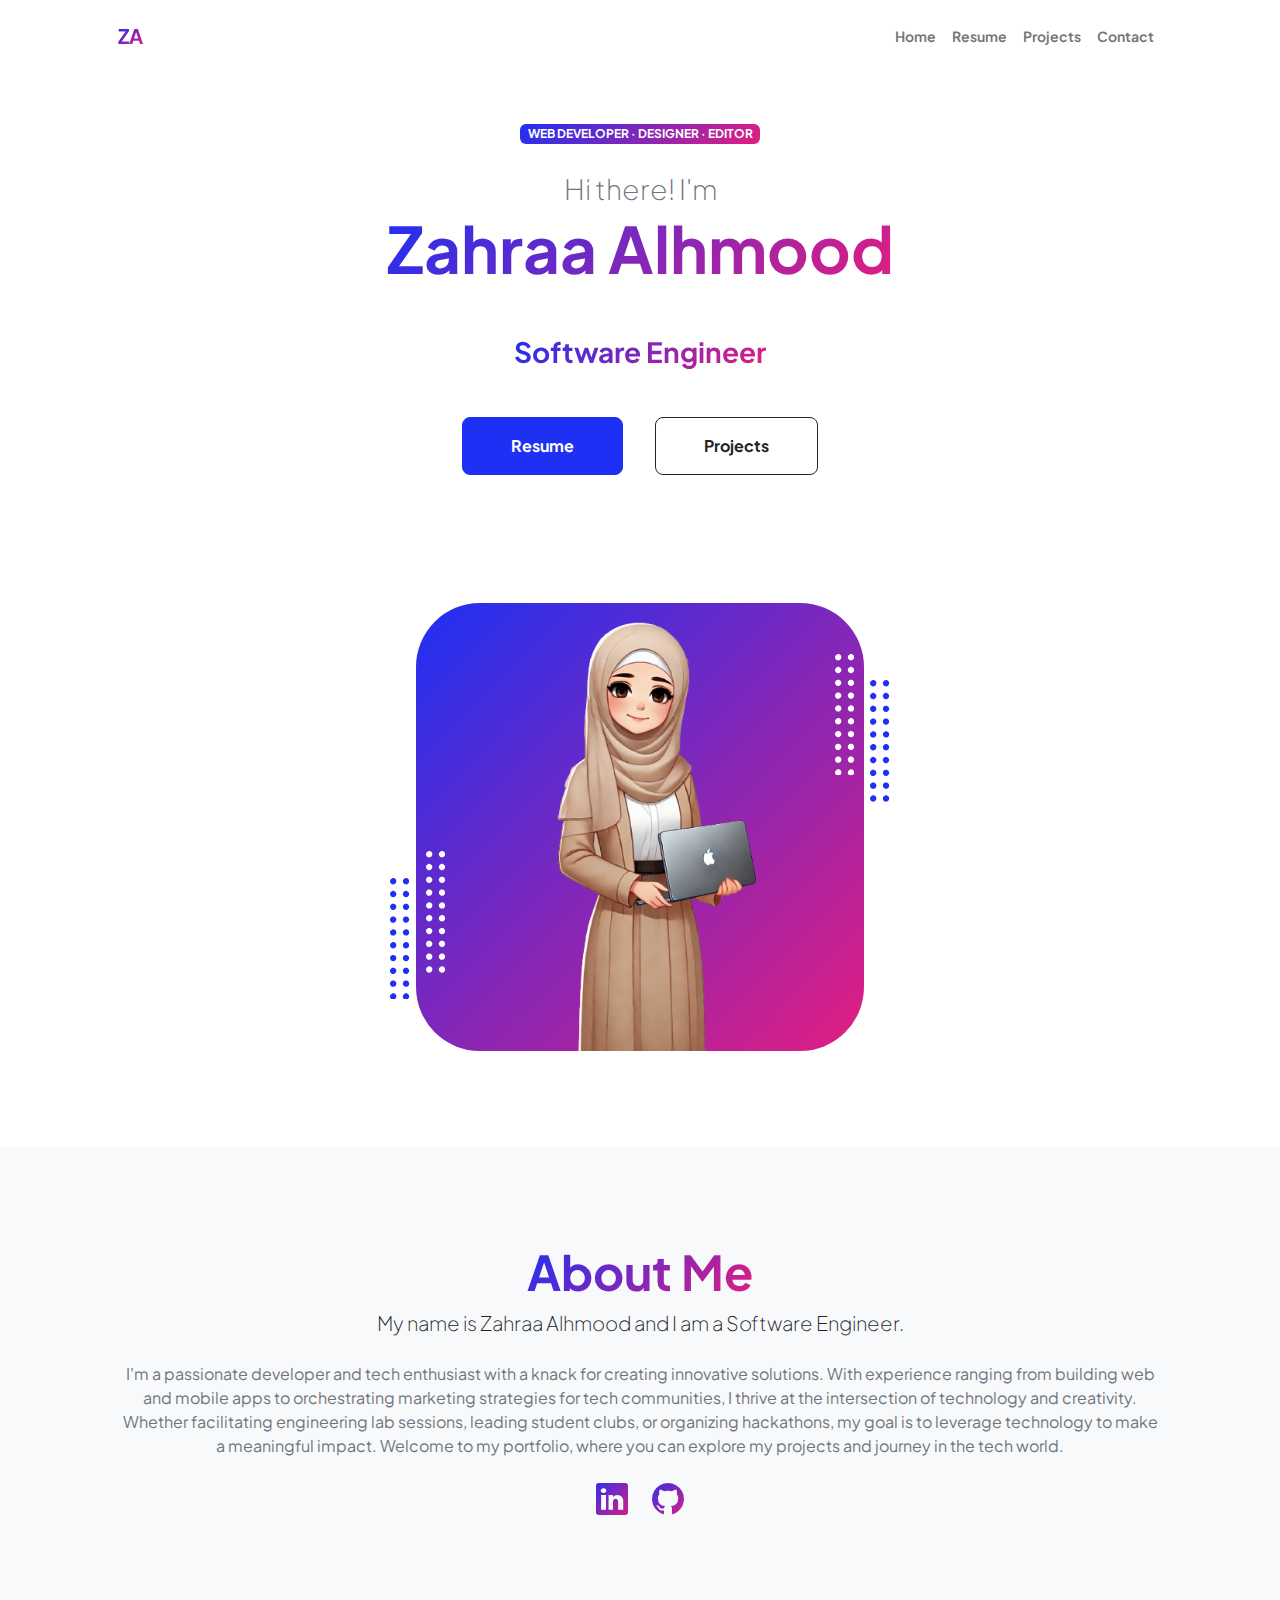
<file: index.html>
<!DOCTYPE html>
<html lang="en">
    <head>
        <meta charset="utf-8" />
        <meta name="viewport" content="width=device-width, initial-scale=1, shrink-to-fit=no" />
        <meta name="description" content="" />
        <meta name="author" content="" />
        <title>Zahraa Alhmood</title>
        <!-- Favicon-->
        <link rel="icon" type="image/x-icon" href="assets/favicon.ico" />
        <!-- Custom Google font-->
        <link rel="preconnect" href="https://fonts.googleapis.com" />
        <link rel="preconnect" href="https://fonts.gstatic.com" crossorigin />
        <link href="https://fonts.googleapis.com/css2?family=Plus+Jakarta+Sans:wght@100;200;300;400;500;600;700;800;900&amp;display=swap" rel="stylesheet" />
        <!-- Bootstrap icons-->
        <link href="https://cdn.jsdelivr.net/npm/bootstrap-icons@1.8.1/font/bootstrap-icons.css" rel="stylesheet" />
        <!-- Core theme CSS (includes Bootstrap)-->
        <link href="css/styles.css" rel="stylesheet" />
    </head>
    <body class="d-flex flex-column h-100">
        <main class="flex-shrink-0">
            <!-- Navigation-->
            <nav class="navbar navbar-expand-lg navbar-light bg-white py-3">
                <div class="container px-5">
                    <a class="navbar-brand" href="index.html"><span class="fw-bolder text-gradient text-primary">ZA</span></a>
                    <button class="navbar-toggler" type="button" data-bs-toggle="collapse" data-bs-target="#navbarSupportedContent" aria-controls="navbarSupportedContent" aria-expanded="false" aria-label="Toggle navigation"><span class="navbar-toggler-icon"></span></button>
                    <div class="collapse navbar-collapse" id="navbarSupportedContent">
                        <ul class="navbar-nav ms-auto mb-2 mb-lg-0 small fw-bolder">
                            <li class="nav-item"><a class="nav-link" href="index.html">Home</a></li>
                            <li class="nav-item"><a class="nav-link" href="resume.html">Resume</a></li>
                            <li class="nav-item"><a class="nav-link" href="projects.html">Projects</a></li>
                            <li class="nav-item"><a class="nav-link" href="contact.html">Contact</a></li>
                        </ul>
                    </div>
                </div>
            </nav>
            <!-- Header-->
            <header class="py-5">
                <div class="container px-5 pb-5">
                    <div class="row gx-5 align-items-center">
                        <div class="col-xxl-5">
                            <!-- Header text content-->
                            <div class="text-center text-xxl-start">
                                <div class="badge bg-gradient-primary-to-secondary text-white mb-4"><div class="text-uppercase">Web Developer &middot; Designer &middot; Editor </div></div>
                                <div class="fs-3 fw-light text-muted typrwriter">Hi there! I'm</div>
                                <h1 class="display-3 fw-bolder mb-5 typrwriter-text"><span class="text-gradient d-inline">Zahraa Alhmood</span></h1>
                                <h3 class="display-7 fw-bolder mb-5"><span class="text-gradient d-inline">Software Engineer</span></h3>
                                <div class="d-grid gap-3 d-sm-flex justify-content-sm-center justify-content-xxl-start mb-3">
                                    <a class="btn btn-primary btn-lg px-5 py-3 me-sm-3 fs-6 fw-bolder" href="resume.html">Resume</a>
                                    <a class="btn btn-outline-dark btn-lg px-5 py-3 fs-6 fw-bolder" href="projects.html">Projects</a>
                                </div>
                            </div>
                        </div>
                        <div class="col-xxl-7">
                            <!-- Header profile picture-->
                            <div class="d-flex justify-content-center mt-5 mt-xxl-0">
                                <div class="profile bg-gradient-primary-to-secondary">
                                    <!-- TIP: For best results, use a photo with a transparent background like the demo example below-->
                                    <!-- Watch a tutorial on how to do this on YouTube (link)-->
                                    <img class="profile-img" src="assets/profile.png" alt="..." />
                                    <div class="dots-1">
                                        <!-- SVG Dots-->
                                        <svg version="1.1" xmlns="http://www.w3.org/2000/svg" xmlns:xlink="http://www.w3.org/1999/xlink" x="0px" y="0px" viewBox="0 0 191.6 1215.4" style="enable-background: new 0 0 191.6 1215.4" xml:space="preserve">
                                            <g transform="translate(0.000000,1280.000000) scale(0.100000,-0.100000)">
                                                <path d="M227.7,12788.6c-105-35-200-141-222-248c-43-206,163-412,369-369c155,32,275,190,260,339c-11,105-90,213-190,262        C383.7,12801.6,289.7,12808.6,227.7,12788.6z"></path>
                                                <path d="M1507.7,12788.6c-151-50-253-216-222-362c25-119,136-230,254-255c194-41,395,142,375,339c-11,105-90,213-190,262        C1663.7,12801.6,1569.7,12808.6,1507.7,12788.6z"></path>
                                                <path d="M227.7,11508.6c-105-35-200-141-222-248c-43-206,163-412,369-369c155,32,275,190,260,339c-11,105-90,213-190,262        C383.7,11521.6,289.7,11528.6,227.7,11508.6z"></path>
                                                <path d="M1507.7,11508.6c-151-50-253-216-222-362c25-119,136-230,254-255c194-41,395,142,375,339c-11,105-90,213-190,262        C1663.7,11521.6,1569.7,11528.6,1507.7,11508.6z"></path>
                                                <path d="M227.7,10228.6c-105-35-200-141-222-248c-43-206,163-412,369-369c155,32,275,190,260,339c-11,105-90,213-190,262        C383.7,10241.6,289.7,10248.6,227.7,10228.6z"></path>
                                                <path d="M1507.7,10228.6c-105-35-200-141-222-248c-43-206,163-412,369-369c155,32,275,190,260,339c-11,105-90,213-190,262        C1663.7,10241.6,1569.7,10248.6,1507.7,10228.6z"></path>
                                                <path d="M227.7,8948.6c-105-35-200-141-222-248c-43-206,163-412,369-369c155,32,275,190,260,339c-11,105-90,213-190,262        C383.7,8961.6,289.7,8968.6,227.7,8948.6z"></path>
                                                <path d="M1507.7,8948.6c-105-35-200-141-222-248c-43-206,163-412,369-369c155,32,275,190,260,339c-11,105-90,213-190,262        C1663.7,8961.6,1569.7,8968.6,1507.7,8948.6z"></path>
                                                <path d="M227.7,7668.6c-105-35-200-141-222-248c-43-206,163-412,369-369c155,32,275,190,260,339c-11,105-90,213-190,262        C383.7,7681.6,289.7,7688.6,227.7,7668.6z"></path>
                                                <path d="M1507.7,7668.6c-105-35-200-141-222-248c-43-206,163-412,369-369c155,32,275,190,260,339c-11,105-90,213-190,262        C1663.7,7681.6,1569.7,7688.6,1507.7,7668.6z"></path>
                                                <path d="M227.7,6388.6c-105-35-200-141-222-248c-43-206,163-412,369-369c155,32,275,190,260,339c-11,105-90,213-190,262        C383.7,6401.6,289.7,6408.6,227.7,6388.6z"></path>
                                                <path d="M1507.7,6388.6c-105-35-200-141-222-248c-43-206,163-412,369-369c155,32,275,190,260,339c-11,105-90,213-190,262        C1663.7,6401.6,1569.7,6408.6,1507.7,6388.6z"></path>
                                                <path d="M227.7,5108.6c-105-35-200-141-222-248c-43-206,163-412,369-369c155,32,275,190,260,339c-11,105-90,213-190,262        C383.7,5121.6,289.7,5128.6,227.7,5108.6z"></path>
                                                <path d="M1507.7,5108.6c-105-35-200-141-222-248c-43-206,163-412,369-369c155,32,275,190,260,339c-11,105-90,213-190,262        C1663.7,5121.6,1569.7,5128.6,1507.7,5108.6z"></path>
                                                <path d="M227.7,3828.6c-105-35-200-141-222-248c-43-206,163-412,369-369c155,32,275,190,260,339c-11,105-90,213-190,262        C383.7,3841.6,289.7,3848.6,227.7,3828.6z"></path>
                                                <path d="M1507.7,3828.6c-105-35-200-141-222-248c-43-206,163-412,369-369c155,32,275,190,260,339c-11,105-90,213-190,262        C1663.7,3841.6,1569.7,3848.6,1507.7,3828.6z"></path>
                                                <path d="M227.7,2548.6c-105-35-200-141-222-248c-43-206,163-412,369-369c155,32,275,190,260,339c-11,105-90,213-190,262        C383.7,2561.6,289.7,2568.6,227.7,2548.6z"></path>
                                                <path d="M1507.7,2548.6c-105-35-200-141-222-248c-43-206,163-412,369-369c155,32,275,190,260,339c-11,105-90,213-190,262        C1663.7,2561.6,1569.7,2568.6,1507.7,2548.6z"></path>
                                                <path d="M227.7,1268.6c-105-35-200-141-222-248c-43-206,163-412,369-369c155,32,275,190,260,339c-11,105-90,213-190,262        C383.7,1281.6,289.7,1288.6,227.7,1268.6z"></path>
                                                <path d="M1507.7,1268.6c-105-35-200-141-222-248c-43-206,163-412,369-369c155,32,275,190,260,339c-11,105-90,213-190,262        C1663.7,1281.6,1569.7,1288.6,1507.7,1268.6z"></path>
                                            </g>
                                        </svg>
                                        <!-- END of SVG dots-->
                                    </div>
                                    <div class="dots-2">
                                        <!-- SVG Dots-->
                                        <svg version="1.1" xmlns="http://www.w3.org/2000/svg" xmlns:xlink="http://www.w3.org/1999/xlink" x="0px" y="0px" viewBox="0 0 191.6 1215.4" style="enable-background: new 0 0 191.6 1215.4" xml:space="preserve">
                                            <g transform="translate(0.000000,1280.000000) scale(0.100000,-0.100000)">
                                                <path d="M227.7,12788.6c-105-35-200-141-222-248c-43-206,163-412,369-369c155,32,275,190,260,339c-11,105-90,213-190,262        C383.7,12801.6,289.7,12808.6,227.7,12788.6z"></path>
                                                <path d="M1507.7,12788.6c-151-50-253-216-222-362c25-119,136-230,254-255c194-41,395,142,375,339c-11,105-90,213-190,262        C1663.7,12801.6,1569.7,12808.6,1507.7,12788.6z"></path>
                                                <path d="M227.7,11508.6c-105-35-200-141-222-248c-43-206,163-412,369-369c155,32,275,190,260,339c-11,105-90,213-190,262        C383.7,11521.6,289.7,11528.6,227.7,11508.6z"></path>
                                                <path d="M1507.7,11508.6c-151-50-253-216-222-362c25-119,136-230,254-255c194-41,395,142,375,339c-11,105-90,213-190,262        C1663.7,11521.6,1569.7,11528.6,1507.7,11508.6z"></path>
                                                <path d="M227.7,10228.6c-105-35-200-141-222-248c-43-206,163-412,369-369c155,32,275,190,260,339c-11,105-90,213-190,262        C383.7,10241.6,289.7,10248.6,227.7,10228.6z"></path>
                                                <path d="M1507.7,10228.6c-105-35-200-141-222-248c-43-206,163-412,369-369c155,32,275,190,260,339c-11,105-90,213-190,262        C1663.7,10241.6,1569.7,10248.6,1507.7,10228.6z"></path>
                                                <path d="M227.7,8948.6c-105-35-200-141-222-248c-43-206,163-412,369-369c155,32,275,190,260,339c-11,105-90,213-190,262        C383.7,8961.6,289.7,8968.6,227.7,8948.6z"></path>
                                                <path d="M1507.7,8948.6c-105-35-200-141-222-248c-43-206,163-412,369-369c155,32,275,190,260,339c-11,105-90,213-190,262        C1663.7,8961.6,1569.7,8968.6,1507.7,8948.6z"></path>
                                                <path d="M227.7,7668.6c-105-35-200-141-222-248c-43-206,163-412,369-369c155,32,275,190,260,339c-11,105-90,213-190,262        C383.7,7681.6,289.7,7688.6,227.7,7668.6z"></path>
                                                <path d="M1507.7,7668.6c-105-35-200-141-222-248c-43-206,163-412,369-369c155,32,275,190,260,339c-11,105-90,213-190,262        C1663.7,7681.6,1569.7,7688.6,1507.7,7668.6z"></path>
                                                <path d="M227.7,6388.6c-105-35-200-141-222-248c-43-206,163-412,369-369c155,32,275,190,260,339c-11,105-90,213-190,262        C383.7,6401.6,289.7,6408.6,227.7,6388.6z"></path>
                                                <path d="M1507.7,6388.6c-105-35-200-141-222-248c-43-206,163-412,369-369c155,32,275,190,260,339c-11,105-90,213-190,262        C1663.7,6401.6,1569.7,6408.6,1507.7,6388.6z"></path>
                                                <path d="M227.7,5108.6c-105-35-200-141-222-248c-43-206,163-412,369-369c155,32,275,190,260,339c-11,105-90,213-190,262        C383.7,5121.6,289.7,5128.6,227.7,5108.6z"></path>
                                                <path d="M1507.7,5108.6c-105-35-200-141-222-248c-43-206,163-412,369-369c155,32,275,190,260,339c-11,105-90,213-190,262        C1663.7,5121.6,1569.7,5128.6,1507.7,5108.6z"></path>
                                                <path d="M227.7,3828.6c-105-35-200-141-222-248c-43-206,163-412,369-369c155,32,275,190,260,339c-11,105-90,213-190,262        C383.7,3841.6,289.7,3848.6,227.7,3828.6z"></path>
                                                <path d="M1507.7,3828.6c-105-35-200-141-222-248c-43-206,163-412,369-369c155,32,275,190,260,339c-11,105-90,213-190,262        C1663.7,3841.6,1569.7,3848.6,1507.7,3828.6z"></path>
                                                <path d="M227.7,2548.6c-105-35-200-141-222-248c-43-206,163-412,369-369c155,32,275,190,260,339c-11,105-90,213-190,262        C383.7,2561.6,289.7,2568.6,227.7,2548.6z"></path>
                                                <path d="M1507.7,2548.6c-105-35-200-141-222-248c-43-206,163-412,369-369c155,32,275,190,260,339c-11,105-90,213-190,262        C1663.7,2561.6,1569.7,2568.6,1507.7,2548.6z"></path>
                                                <path d="M227.7,1268.6c-105-35-200-141-222-248c-43-206,163-412,369-369c155,32,275,190,260,339c-11,105-90,213-190,262        C383.7,1281.6,289.7,1288.6,227.7,1268.6z"></path>
                                                <path d="M1507.7,1268.6c-105-35-200-141-222-248c-43-206,163-412,369-369c155,32,275,190,260,339c-11,105-90,213-190,262        C1663.7,1281.6,1569.7,1288.6,1507.7,1268.6z"></path>
                                            </g>
                                        </svg>
                                        <!-- END of SVG dots-->
                                    </div>
                                    <div class="dots-3">
                                        <!-- SVG Dots-->
                                        <svg version="1.1" xmlns="http://www.w3.org/2000/svg" xmlns:xlink="http://www.w3.org/1999/xlink" x="0px" y="0px" viewBox="0 0 191.6 1215.4" style="enable-background: new 0 0 191.6 1215.4" xml:space="preserve">
                                            <g transform="translate(0.000000,1280.000000) scale(0.100000,-0.100000)">
                                                <path d="M227.7,12788.6c-105-35-200-141-222-248c-43-206,163-412,369-369c155,32,275,190,260,339c-11,105-90,213-190,262        C383.7,12801.6,289.7,12808.6,227.7,12788.6z"></path>
                                                <path d="M1507.7,12788.6c-151-50-253-216-222-362c25-119,136-230,254-255c194-41,395,142,375,339c-11,105-90,213-190,262        C1663.7,12801.6,1569.7,12808.6,1507.7,12788.6z"></path>
                                                <path d="M227.7,11508.6c-105-35-200-141-222-248c-43-206,163-412,369-369c155,32,275,190,260,339c-11,105-90,213-190,262        C383.7,11521.6,289.7,11528.6,227.7,11508.6z"></path>
                                                <path d="M1507.7,11508.6c-151-50-253-216-222-362c25-119,136-230,254-255c194-41,395,142,375,339c-11,105-90,213-190,262        C1663.7,11521.6,1569.7,11528.6,1507.7,11508.6z"></path>
                                                <path d="M227.7,10228.6c-105-35-200-141-222-248c-43-206,163-412,369-369c155,32,275,190,260,339c-11,105-90,213-190,262        C383.7,10241.6,289.7,10248.6,227.7,10228.6z"></path>
                                                <path d="M1507.7,10228.6c-105-35-200-141-222-248c-43-206,163-412,369-369c155,32,275,190,260,339c-11,105-90,213-190,262        C1663.7,10241.6,1569.7,10248.6,1507.7,10228.6z"></path>
                                                <path d="M227.7,8948.6c-105-35-200-141-222-248c-43-206,163-412,369-369c155,32,275,190,260,339c-11,105-90,213-190,262        C383.7,8961.6,289.7,8968.6,227.7,8948.6z"></path>
                                                <path d="M1507.7,8948.6c-105-35-200-141-222-248c-43-206,163-412,369-369c155,32,275,190,260,339c-11,105-90,213-190,262        C1663.7,8961.6,1569.7,8968.6,1507.7,8948.6z"></path>
                                                <path d="M227.7,7668.6c-105-35-200-141-222-248c-43-206,163-412,369-369c155,32,275,190,260,339c-11,105-90,213-190,262        C383.7,7681.6,289.7,7688.6,227.7,7668.6z"></path>
                                                <path d="M1507.7,7668.6c-105-35-200-141-222-248c-43-206,163-412,369-369c155,32,275,190,260,339c-11,105-90,213-190,262        C1663.7,7681.6,1569.7,7688.6,1507.7,7668.6z"></path>
                                                <path d="M227.7,6388.6c-105-35-200-141-222-248c-43-206,163-412,369-369c155,32,275,190,260,339c-11,105-90,213-190,262        C383.7,6401.6,289.7,6408.6,227.7,6388.6z"></path>
                                                <path d="M1507.7,6388.6c-105-35-200-141-222-248c-43-206,163-412,369-369c155,32,275,190,260,339c-11,105-90,213-190,262        C1663.7,6401.6,1569.7,6408.6,1507.7,6388.6z"></path>
                                                <path d="M227.7,5108.6c-105-35-200-141-222-248c-43-206,163-412,369-369c155,32,275,190,260,339c-11,105-90,213-190,262        C383.7,5121.6,289.7,5128.6,227.7,5108.6z"></path>
                                                <path d="M1507.7,5108.6c-105-35-200-141-222-248c-43-206,163-412,369-369c155,32,275,190,260,339c-11,105-90,213-190,262        C1663.7,5121.6,1569.7,5128.6,1507.7,5108.6z"></path>
                                                <path d="M227.7,3828.6c-105-35-200-141-222-248c-43-206,163-412,369-369c155,32,275,190,260,339c-11,105-90,213-190,262        C383.7,3841.6,289.7,3848.6,227.7,3828.6z"></path>
                                                <path d="M1507.7,3828.6c-105-35-200-141-222-248c-43-206,163-412,369-369c155,32,275,190,260,339c-11,105-90,213-190,262        C1663.7,3841.6,1569.7,3848.6,1507.7,3828.6z"></path>
                                                <path d="M227.7,2548.6c-105-35-200-141-222-248c-43-206,163-412,369-369c155,32,275,190,260,339c-11,105-90,213-190,262        C383.7,2561.6,289.7,2568.6,227.7,2548.6z"></path>
                                                <path d="M1507.7,2548.6c-105-35-200-141-222-248c-43-206,163-412,369-369c155,32,275,190,260,339c-11,105-90,213-190,262        C1663.7,2561.6,1569.7,2568.6,1507.7,2548.6z"></path>
                                                <path d="M227.7,1268.6c-105-35-200-141-222-248c-43-206,163-412,369-369c155,32,275,190,260,339c-11,105-90,213-190,262        C383.7,1281.6,289.7,1288.6,227.7,1268.6z"></path>
                                                <path d="M1507.7,1268.6c-105-35-200-141-222-248c-43-206,163-412,369-369c155,32,275,190,260,339c-11,105-90,213-190,262        C1663.7,1281.6,1569.7,1288.6,1507.7,1268.6z"></path>
                                            </g>
                                        </svg>
                                        <!-- END of SVG dots-->
                                    </div>
                                    <div class="dots-4">
                                        <!-- SVG Dots-->
                                        <svg version="1.1" xmlns="http://www.w3.org/2000/svg" xmlns:xlink="http://www.w3.org/1999/xlink" x="0px" y="0px" viewBox="0 0 191.6 1215.4" style="enable-background: new 0 0 191.6 1215.4" xml:space="preserve">
                                            <g transform="translate(0.000000,1280.000000) scale(0.100000,-0.100000)">
                                                <path d="M227.7,12788.6c-105-35-200-141-222-248c-43-206,163-412,369-369c155,32,275,190,260,339c-11,105-90,213-190,262        C383.7,12801.6,289.7,12808.6,227.7,12788.6z"></path>
                                                <path d="M1507.7,12788.6c-151-50-253-216-222-362c25-119,136-230,254-255c194-41,395,142,375,339c-11,105-90,213-190,262        C1663.7,12801.6,1569.7,12808.6,1507.7,12788.6z"></path>
                                                <path d="M227.7,11508.6c-105-35-200-141-222-248c-43-206,163-412,369-369c155,32,275,190,260,339c-11,105-90,213-190,262        C383.7,11521.6,289.7,11528.6,227.7,11508.6z"></path>
                                                <path d="M1507.7,11508.6c-151-50-253-216-222-362c25-119,136-230,254-255c194-41,395,142,375,339c-11,105-90,213-190,262        C1663.7,11521.6,1569.7,11528.6,1507.7,11508.6z"></path>
                                                <path d="M227.7,10228.6c-105-35-200-141-222-248c-43-206,163-412,369-369c155,32,275,190,260,339c-11,105-90,213-190,262        C383.7,10241.6,289.7,10248.6,227.7,10228.6z"></path>
                                                <path d="M1507.7,10228.6c-105-35-200-141-222-248c-43-206,163-412,369-369c155,32,275,190,260,339c-11,105-90,213-190,262        C1663.7,10241.6,1569.7,10248.6,1507.7,10228.6z"></path>
                                                <path d="M227.7,8948.6c-105-35-200-141-222-248c-43-206,163-412,369-369c155,32,275,190,260,339c-11,105-90,213-190,262        C383.7,8961.6,289.7,8968.6,227.7,8948.6z"></path>
                                                <path d="M1507.7,8948.6c-105-35-200-141-222-248c-43-206,163-412,369-369c155,32,275,190,260,339c-11,105-90,213-190,262        C1663.7,8961.6,1569.7,8968.6,1507.7,8948.6z"></path>
                                                <path d="M227.7,7668.6c-105-35-200-141-222-248c-43-206,163-412,369-369c155,32,275,190,260,339c-11,105-90,213-190,262        C383.7,7681.6,289.7,7688.6,227.7,7668.6z"></path>
                                                <path d="M1507.7,7668.6c-105-35-200-141-222-248c-43-206,163-412,369-369c155,32,275,190,260,339c-11,105-90,213-190,262        C1663.7,7681.6,1569.7,7688.6,1507.7,7668.6z"></path>
                                                <path d="M227.7,6388.6c-105-35-200-141-222-248c-43-206,163-412,369-369c155,32,275,190,260,339c-11,105-90,213-190,262        C383.7,6401.6,289.7,6408.6,227.7,6388.6z"></path>
                                                <path d="M1507.7,6388.6c-105-35-200-141-222-248c-43-206,163-412,369-369c155,32,275,190,260,339c-11,105-90,213-190,262        C1663.7,6401.6,1569.7,6408.6,1507.7,6388.6z"></path>
                                                <path d="M227.7,5108.6c-105-35-200-141-222-248c-43-206,163-412,369-369c155,32,275,190,260,339c-11,105-90,213-190,262        C383.7,5121.6,289.7,5128.6,227.7,5108.6z"></path>
                                                <path d="M1507.7,5108.6c-105-35-200-141-222-248c-43-206,163-412,369-369c155,32,275,190,260,339c-11,105-90,213-190,262        C1663.7,5121.6,1569.7,5128.6,1507.7,5108.6z"></path>
                                                <path d="M227.7,3828.6c-105-35-200-141-222-248c-43-206,163-412,369-369c155,32,275,190,260,339c-11,105-90,213-190,262        C383.7,3841.6,289.7,3848.6,227.7,3828.6z"></path>
                                                <path d="M1507.7,3828.6c-105-35-200-141-222-248c-43-206,163-412,369-369c155,32,275,190,260,339c-11,105-90,213-190,262        C1663.7,3841.6,1569.7,3848.6,1507.7,3828.6z"></path>
                                                <path d="M227.7,2548.6c-105-35-200-141-222-248c-43-206,163-412,369-369c155,32,275,190,260,339c-11,105-90,213-190,262        C383.7,2561.6,289.7,2568.6,227.7,2548.6z"></path>
                                                <path d="M1507.7,2548.6c-105-35-200-141-222-248c-43-206,163-412,369-369c155,32,275,190,260,339c-11,105-90,213-190,262        C1663.7,2561.6,1569.7,2568.6,1507.7,2548.6z"></path>
                                                <path d="M227.7,1268.6c-105-35-200-141-222-248c-43-206,163-412,369-369c155,32,275,190,260,339c-11,105-90,213-190,262        C383.7,1281.6,289.7,1288.6,227.7,1268.6z"></path>
                                                <path d="M1507.7,1268.6c-105-35-200-141-222-248c-43-206,163-412,369-369c155,32,275,190,260,339c-11,105-90,213-190,262        C1663.7,1281.6,1569.7,1288.6,1507.7,1268.6z"></path>
                                            </g>
                                        </svg>
                                        <!-- END of SVG dots-->
                                    </div>
                                </div>
                            </div>
                        </div>
                    </div>
                </div>
            </header>
            <!-- About Section-->
            <section class="bg-light py-5">
                <div class="container px-5">
                    <div class="row gx-5 justify-content-center">
                        <div class="col-xxl-8">
                            <div class="text-center my-5">
                                <h2 class="display-5 fw-bolder"><span class="text-gradient d-inline">About Me</span></h2>
                                <p class="lead fw-light mb-4">My name is Zahraa Alhmood and I am a Software Engineer.</p>
                                <p class="text-muted">I'm a passionate developer and tech enthusiast with a knack for creating innovative solutions. With experience ranging from building web and mobile apps to orchestrating marketing strategies for tech communities, I thrive at the intersection of technology and creativity. Whether facilitating engineering lab sessions, leading student clubs, or organizing hackathons, my goal is to leverage technology to make a meaningful impact. Welcome to my portfolio, where you can explore my projects and journey in the tech world.</p>
                                <div class="d-flex justify-content-center fs-2 gap-4">
                                    <a class="text-gradient" href="https://www.linkedin.com/in/zahraa-alhmood/"><i class="bi bi-linkedin"></i></a>
                                    <a class="text-gradient" href="https://github.com/Zahraa222"><i class="bi bi-github"></i></a>
                                </div>
                            </div>
                        </div>
                    </div>
                </div>
            </section>
        </main>
        <!-- Bootstrap core JS-->
        <script src="https://cdn.jsdelivr.net/npm/bootstrap@5.2.3/dist/js/bootstrap.bundle.min.js"></script>
        <!-- Core theme JS-->
        <script src="js/scripts.js"></script>
    </body>
</html>
</file>
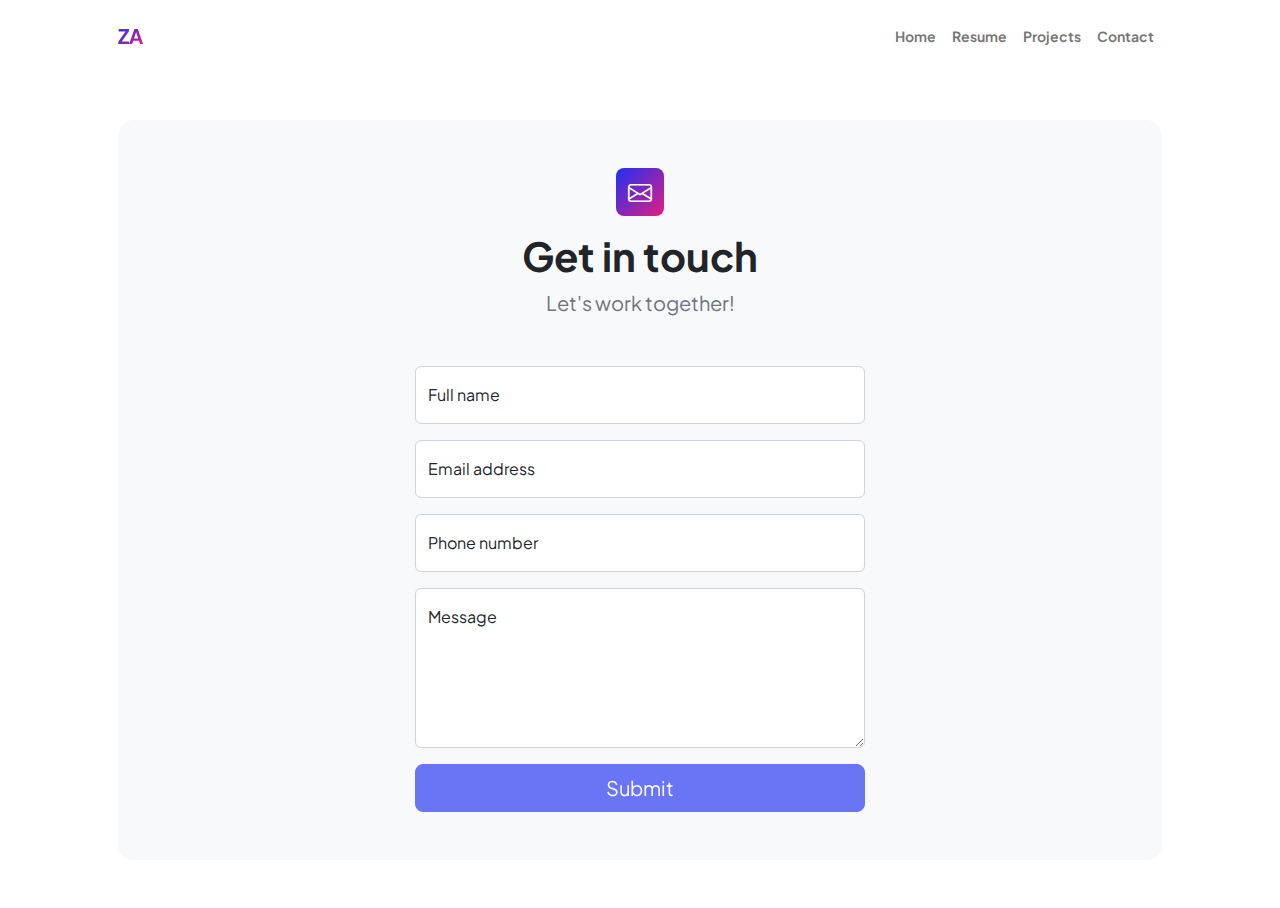
<file: contact.html>
<!DOCTYPE html>
<html lang="en">
    <head>
        <meta charset="utf-8" />
        <meta name="viewport" content="width=device-width, initial-scale=1, shrink-to-fit=no" />
        <meta name="description" content />
        <meta name="author" content />
        <title>Zahraa Alhmood</title>
        <!-- Favicon-->
        <link rel="icon" type="image/x-icon" href="assets/favicon.ico" />
        <!-- Custom Google font-->
        <link rel="preconnect" href="https://fonts.googleapis.com" />
        <link rel="preconnect" href="https://fonts.gstatic.com" crossorigin />
        <link href="https://fonts.googleapis.com/css2?family=Plus+Jakarta+Sans:wght@100;200;300;400;500;600;700;800;900&amp;display=swap" rel="stylesheet" />
        <!-- Bootstrap icons-->
        <link href="https://cdn.jsdelivr.net/npm/bootstrap-icons@1.8.1/font/bootstrap-icons.css" rel="stylesheet" />
        <!-- Core theme CSS (includes Bootstrap)-->
        <link href="css/styles.css" rel="stylesheet" />
    </head>
    <body class="d-flex flex-column">
        <main class="flex-shrink-0">
            <!-- Navigation-->
            <nav class="navbar navbar-expand-lg navbar-light bg-white py-3">
                <div class="container px-5">
                    <a class="navbar-brand" href="index.html"><span class="fw-bolder text-gradient text-primary">ZA</span></a>
                    <button class="navbar-toggler" type="button" data-bs-toggle="collapse" data-bs-target="#navbarSupportedContent" aria-controls="navbarSupportedContent" aria-expanded="false" aria-label="Toggle navigation"><span class="navbar-toggler-icon"></span></button>
                    <div class="collapse navbar-collapse" id="navbarSupportedContent">
                        <ul class="navbar-nav ms-auto mb-2 mb-lg-0 small fw-bolder">
                            <li class="nav-item"><a class="nav-link" href="index.html">Home</a></li>
                            <li class="nav-item"><a class="nav-link" href="resume.html">Resume</a></li>
                            <li class="nav-item"><a class="nav-link" href="projects.html">Projects</a></li>
                            <li class="nav-item"><a class="nav-link" href="contact.html">Contact</a></li>
                        </ul>
                    </div>
                </div>
            </nav>
            <!-- Page content-->
            <section class="py-5">
                <div class="container px-5">
                    <!-- Contact form-->
                    <div class="bg-light rounded-4 py-5 px-4 px-md-5">
                        <div class="text-center mb-5">
                            <div class="feature bg-primary bg-gradient-primary-to-secondary text-white rounded-3 mb-3"><i class="bi bi-envelope"></i></div>
                            <h1 class="fw-bolder">Get in touch</h1>
                            <p class="lead fw-normal text-muted mb-0">Let's work together!</p>
                        </div>
                        <div class="row gx-5 justify-content-center">
                            <div class="col-lg-8 col-xl-6">
                                <!-- * * * * * * * * * * * * * * *-->
                                <!-- * * SB Forms Contact Form * *-->
                                <!-- * * * * * * * * * * * * * * *-->
                                <!-- This form is pre-integrated with SB Forms.-->
                                <!-- To make this form functional, sign up at-->
                                <!-- https://startbootstrap.com/solution/contact-forms-->
                                <!-- to get an API token!-->
                                <form id="contactForm" data-sb-form-api-token="API_TOKEN">
                                    <!-- Name input-->
                                    <div class="form-floating mb-3">
                                        <input class="form-control" id="name" type="text" placeholder="Enter your name..." data-sb-validations="required" />
                                        <label for="name">Full name</label>
                                        <div class="invalid-feedback" data-sb-feedback="name:required">A name is required.</div>
                                    </div>
                                    <!-- Email address input-->
                                    <div class="form-floating mb-3">
                                        <input class="form-control" id="email" type="email" placeholder="name@example.com" data-sb-validations="required,email" />
                                        <label for="email">Email address</label>
                                        <div class="invalid-feedback" data-sb-feedback="email:required">An email is required.</div>
                                        <div class="invalid-feedback" data-sb-feedback="email:email">Email is not valid.</div>
                                    </div>
                                    <!-- Phone number input-->
                                    <div class="form-floating mb-3">
                                        <input class="form-control" id="phone" type="tel" placeholder="(123) 456-7890" data-sb-validations="required" />
                                        <label for="phone">Phone number</label>
                                        <div class="invalid-feedback" data-sb-feedback="phone:required">A phone number is required.</div>
                                    </div>
                                    <!-- Message input-->
                                    <div class="form-floating mb-3">
                                        <textarea class="form-control" id="message" type="text" placeholder="Enter your message here..." style="height: 10rem" data-sb-validations="required"></textarea>
                                        <label for="message">Message</label>
                                        <div class="invalid-feedback" data-sb-feedback="message:required">A message is required.</div>
                                    </div>
                                    <!-- Submit success message-->
                                    <!---->
                                    <!-- This is what your users will see when the form-->
                                    <!-- has successfully submitted-->
                                    <div class="d-none" id="submitSuccessMessage">
                                        <div class="text-center mb-3">
                                            <div class="fw-bolder">Form submission successful!</div>
                                            To activate this form, sign up at
                                            <br />
                                            <a href="https://startbootstrap.com/solution/contact-forms">https://startbootstrap.com/solution/contact-forms</a>
                                        </div>
                                    </div>
                                    <!-- Submit error message-->
                                    <!---->
                                    <!-- This is what your users will see when there is-->
                                    <!-- an error submitting the form-->
                                    <div class="d-none" id="submitErrorMessage"><div class="text-center text-danger mb-3">Error sending message!</div></div>
                                    <!-- Submit Button-->
                                    <div class="d-grid"><button class="btn btn-primary btn-lg disabled" id="submitButton" type="submit">Submit</button></div>
                                </form>
                            </div>
                        </div>
                    </div>
                </div>
            </section>
        </main>
        <!-- Bootstrap core JS-->
        <script src="https://cdn.jsdelivr.net/npm/bootstrap@5.2.3/dist/js/bootstrap.bundle.min.js"></script>
        <!-- Core theme JS-->
        <script src="js/scripts.js"></script>
        <!-- * * * * * * * * * * * * * * * * * * * * * * * * * * * * * * * * * * * * * * * *-->
        <!-- * *                               SB Forms JS                               * *-->
        <!-- * * Activate your form at https://startbootstrap.com/solution/contact-forms * *-->
        <!-- * * * * * * * * * * * * * * * * * * * * * * * * * * * * * * * * * * * * * * * *-->
        <script src="https://cdn.startbootstrap.com/sb-forms-latest.js"></script>
    </body>
</html>
</file>
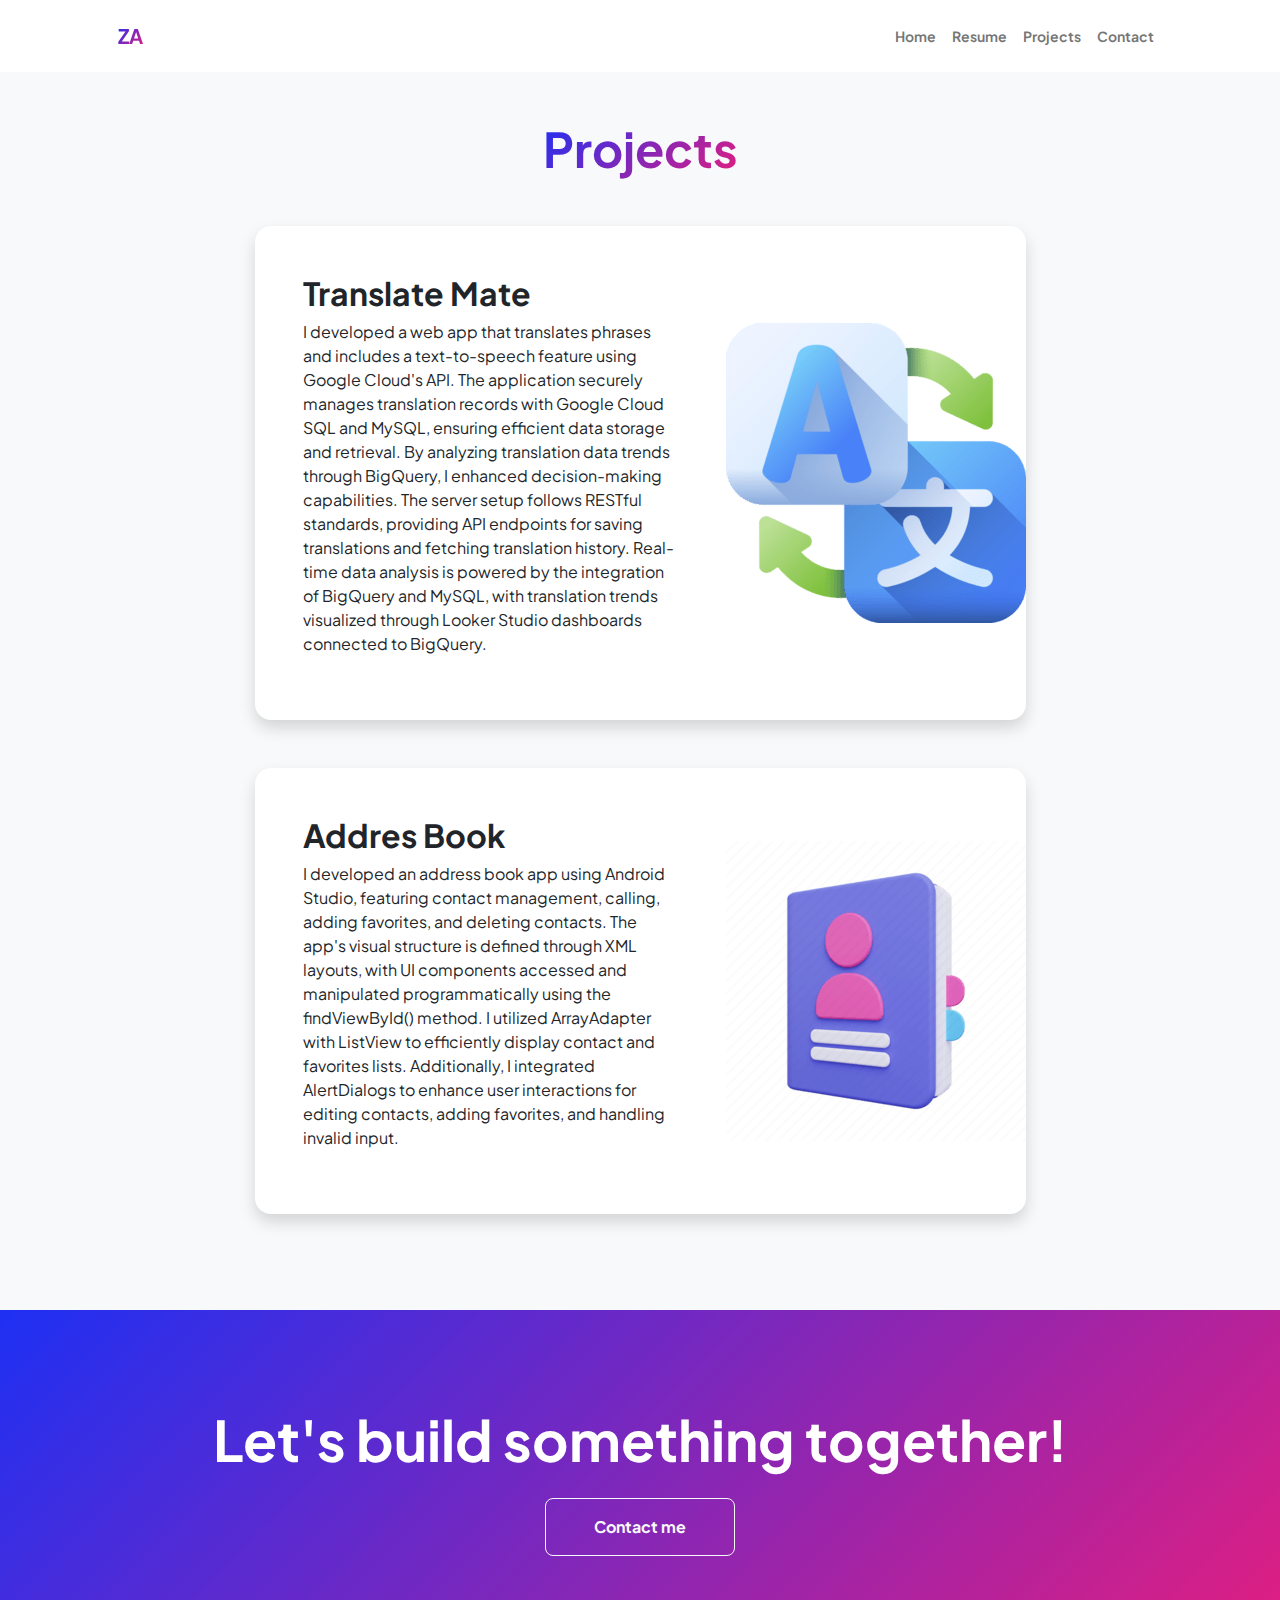
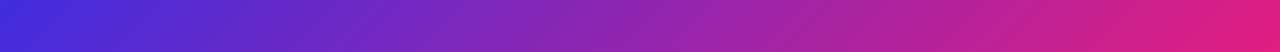
<file: projects.html>
<!DOCTYPE html>
<html lang="en">
    <head>
        <meta charset="utf-8" />
        <meta name="viewport" content="width=device-width, initial-scale=1, shrink-to-fit=no" />
        <meta name="description" content="" />
        <meta name="author" content="" />
        <title>Zahraa Alhmood</title>
        <!-- Favicon-->
        <link rel="icon" type="image/x-icon" href="assets/favicon.ico" />
        <!-- Custom Google font-->
        <link rel="preconnect" href="https://fonts.googleapis.com" />
        <link rel="preconnect" href="https://fonts.gstatic.com" crossorigin />
        <link href="https://fonts.googleapis.com/css2?family=Plus+Jakarta+Sans:wght@100;200;300;400;500;600;700;800;900&amp;display=swap" rel="stylesheet" />
        <!-- Bootstrap icons-->
        <link href="https://cdn.jsdelivr.net/npm/bootstrap-icons@1.8.1/font/bootstrap-icons.css" rel="stylesheet" />
        <!-- Core theme CSS (includes Bootstrap)-->
        <link href="css/styles.css" rel="stylesheet" />
    </head>
    <body class="d-flex flex-column h-100 bg-light">
        <main class="flex-shrink-0">
            <!-- Navigation-->
            <nav class="navbar navbar-expand-lg navbar-light bg-white py-3">
                <div class="container px-5">
                    <a class="navbar-brand" href="index.html"><span class="fw-bolder text-gradient text-primary">ZA</span></a>
                    <button class="navbar-toggler" type="button" data-bs-toggle="collapse" data-bs-target="#navbarSupportedContent" aria-controls="navbarSupportedContent" aria-expanded="false" aria-label="Toggle navigation"><span class="navbar-toggler-icon"></span></button>
                    <div class="collapse navbar-collapse" id="navbarSupportedContent">
                        <ul class="navbar-nav ms-auto mb-2 mb-lg-0 small fw-bolder">
                            <li class="nav-item"><a class="nav-link" href="index.html">Home</a></li>
                            <li class="nav-item"><a class="nav-link" href="resume.html">Resume</a></li>
                            <li class="nav-item"><a class="nav-link" href="projects.html">Projects</a></li>
                            <li class="nav-item"><a class="nav-link" href="contact.html">Contact</a></li>
                        </ul>
                    </div>
                </div>
            </nav>
            <!-- Projects Section-->
            <section class="py-5">
                <div class="container px-5 mb-5">
                    <div class="text-center mb-5">
                        <h1 class="display-5 fw-bolder mb-0"><span class="text-gradient d-inline">Projects</span></h1>
                    </div>
                    <div class="row gx-5 justify-content-center">
                        <div class="col-lg-11 col-xl-9 col-xxl-8">
                            <!-- Project Card 1-->
                            <div class="card overflow-hidden shadow rounded-4 border-0 mb-5">
                                <div class="card-body p-0">
                                    <div class="d-flex align-items-center">
                                        <div class="p-5">
                                            <h2 class="fw-bolder">Translate Mate</h2>
                                            <p>
                                                I developed a web app that translates phrases and includes a text-to-speech feature using Google Cloud's API. The application securely manages translation records with Google Cloud SQL and MySQL, ensuring efficient data storage and retrieval. By analyzing translation data trends through BigQuery, I enhanced decision-making capabilities. The server setup follows RESTful standards, providing API endpoints for saving translations and fetching translation history. Real-time data analysis is powered by the integration of BigQuery and MySQL, with translation trends visualized through Looker Studio dashboards connected to BigQuery.</p>
                                        </div>
                                        <img class="img-fluid" src="assets/Translate.png" alt="Translate App Icon" />
                                    </div>
                                </div>
                            </div>
                            <!-- Project Card 2-->
                            <div class="card overflow-hidden shadow rounded-4 border-0">
                                <div class="card-body p-0">
                                    <div class="d-flex align-items-center">
                                        <div class="p-5">
                                            <h2 class="fw-bolder">Addres Book</h2>
                                            <p>
                                                I developed an address book app using Android Studio, featuring contact management, calling, adding favorites, and deleting contacts. The app's visual structure is defined through XML layouts, with UI components accessed and manipulated programmatically using the findViewById() method. I utilized ArrayAdapter with ListView to efficiently display contact and favorites lists. Additionally, I integrated AlertDialogs to enhance user interactions for editing contacts, adding favorites, and handling invalid input.</p>
                                        </div>
                                        <img class="img-fluid" src="assets/addresBook.png" alt="Address Book Icon" />
                                    </div>
                                </div>
                            </div>
                        </div>
                    </div>
                </div>
            </section>
            <!-- Call to action section-->
            <section class="py-5 bg-gradient-primary-to-secondary text-white">
                <div class="container px-5 my-5">
                    <div class="text-center">
                        <h2 class="display-4 fw-bolder mb-4">Let's build something together!</h2>
                        <a class="btn btn-outline-light btn-lg px-5 py-3 fs-6 fw-bolder" href="contact.html">Contact me</a>
                    </div>
                </div>
            </section>
        </main>
        <!-- Bootstrap core JS-->
        <script src="https://cdn.jsdelivr.net/npm/bootstrap@5.2.3/dist/js/bootstrap.bundle.min.js"></script>
        <!-- Core theme JS-->
        <script src="js/scripts.js"></script>
    </body>
</html>
</file>
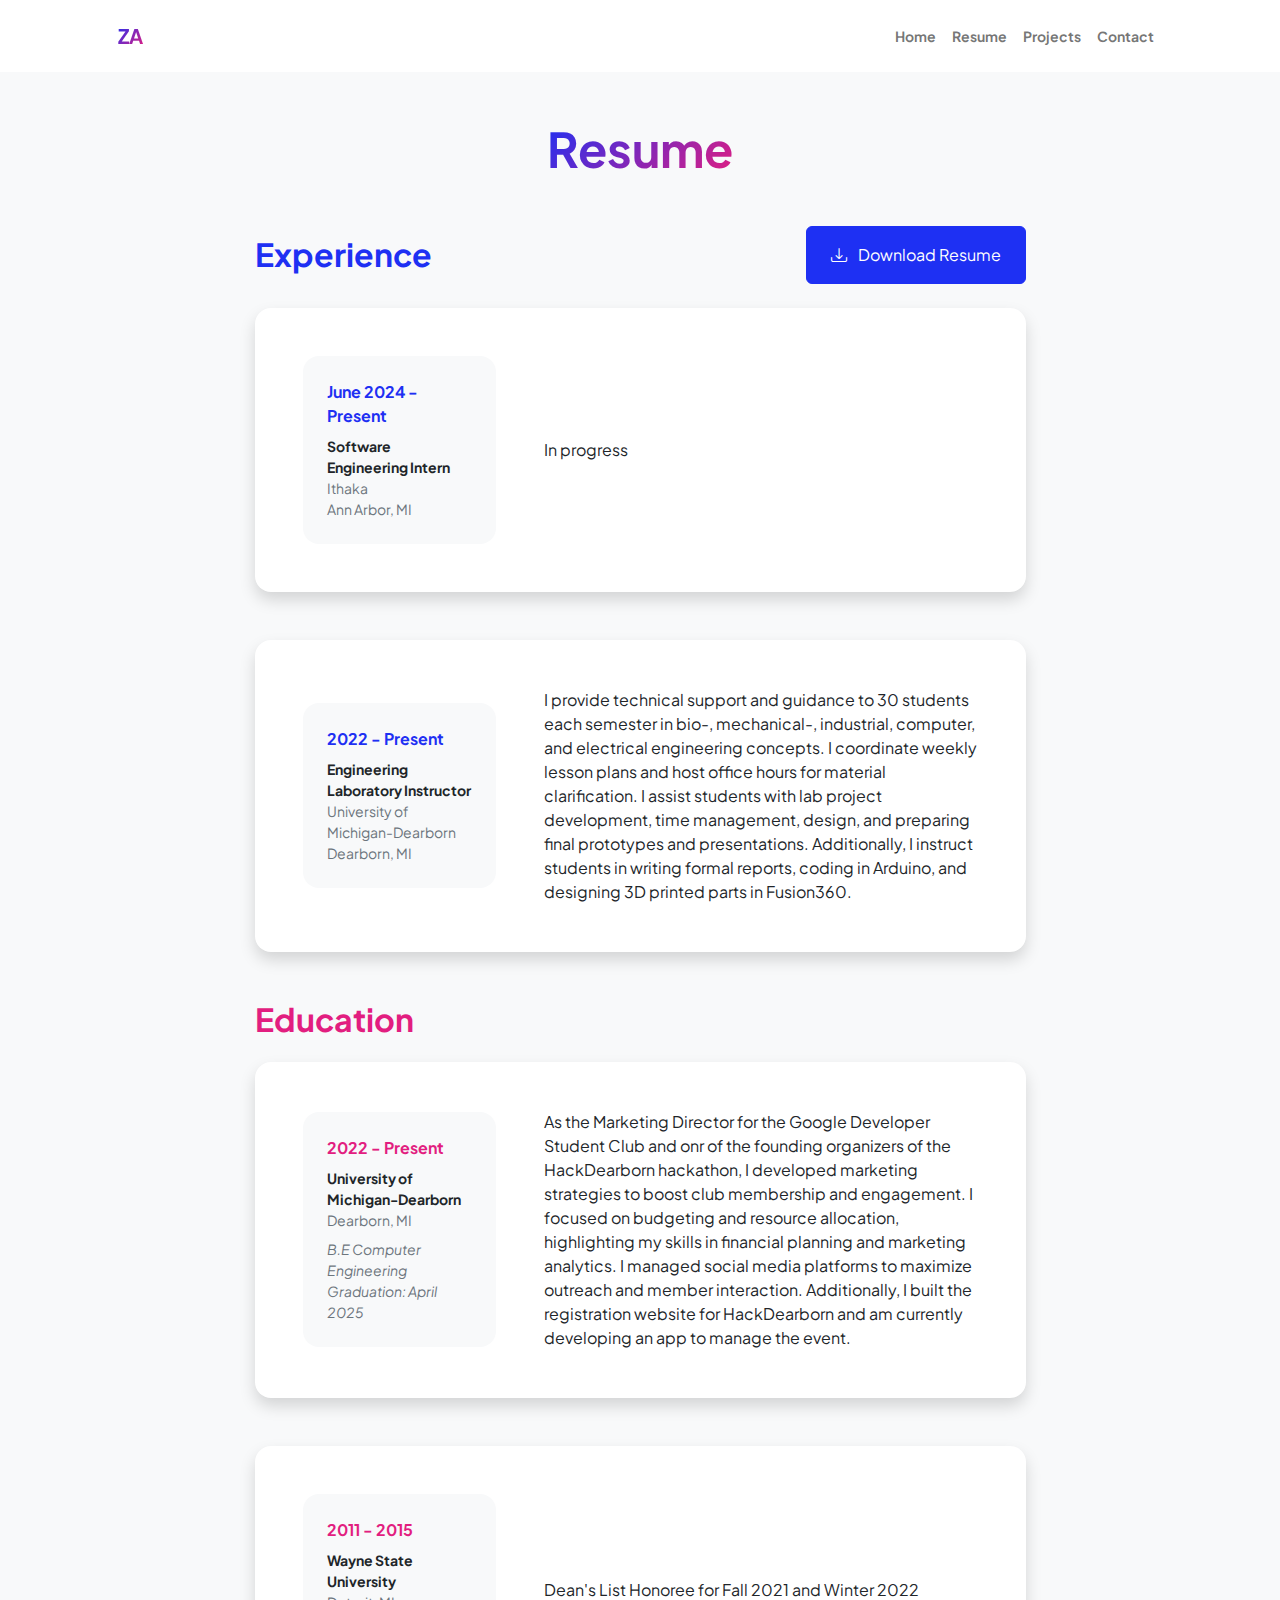
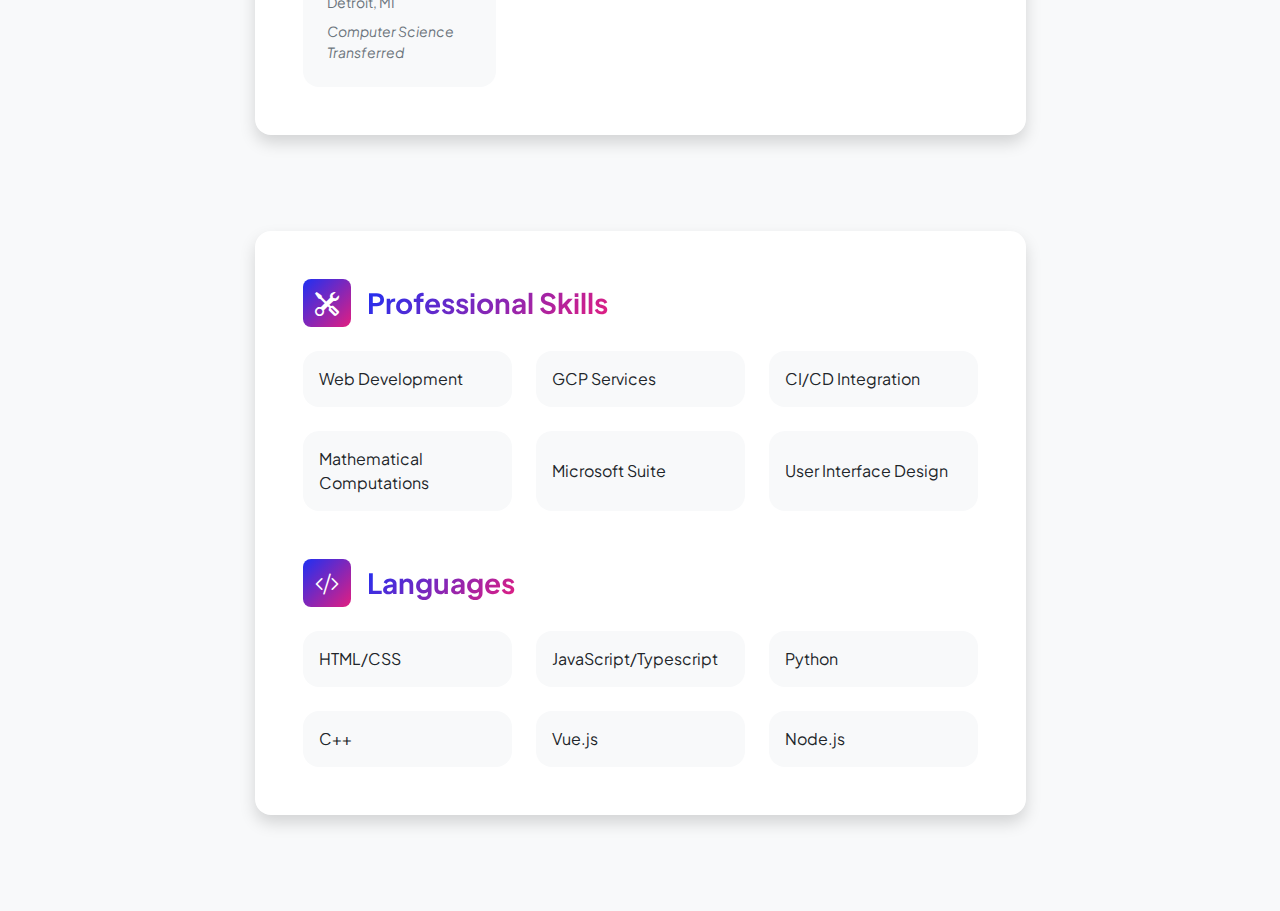
<file: resume.html>
<!DOCTYPE html>
<html lang="en">
    <head>
        <meta charset="utf-8" />
        <meta name="viewport" content="width=device-width, initial-scale=1, shrink-to-fit=no" />
        <meta name="description" content="" />
        <meta name="author" content="" />
        <title>Zahraa Alhmood</title>
        <!-- Favicon-->
        <link rel="icon" type="image/x-icon" href="assets/favicon.ico" />
        <!-- Custom Google font-->
        <link rel="preconnect" href="https://fonts.googleapis.com" />
        <link rel="preconnect" href="https://fonts.gstatic.com" crossorigin />
        <link href="https://fonts.googleapis.com/css2?family=Plus+Jakarta+Sans:wght@100;200;300;400;500;600;700;800;900&amp;display=swap" rel="stylesheet" />
        <!-- Bootstrap icons-->
        <link href="https://cdn.jsdelivr.net/npm/bootstrap-icons@1.8.1/font/bootstrap-icons.css" rel="stylesheet" />
        <!-- Core theme CSS (includes Bootstrap)-->
        <link href="css/styles.css" rel="stylesheet" />
    </head>
    <body class="d-flex flex-column h-100 bg-light">
        <main class="flex-shrink-0">
            <!-- Navigation-->
            <nav class="navbar navbar-expand-lg navbar-light bg-white py-3">
                <div class="container px-5">
                    <a class="navbar-brand" href="index.html"><span class="fw-bolder text-gradient text-primary">ZA</span></a>
                    <button class="navbar-toggler" type="button" data-bs-toggle="collapse" data-bs-target="#navbarSupportedContent" aria-controls="navbarSupportedContent" aria-expanded="false" aria-label="Toggle navigation"><span class="navbar-toggler-icon"></span></button>
                    <div class="collapse navbar-collapse" id="navbarSupportedContent">
                        <ul class="navbar-nav ms-auto mb-2 mb-lg-0 small fw-bolder">
                            <li class="nav-item"><a class="nav-link" href="index.html">Home</a></li>
                            <li class="nav-item"><a class="nav-link" href="resume.html">Resume</a></li>
                            <li class="nav-item"><a class="nav-link" href="projects.html">Projects</a></li>
                            <li class="nav-item"><a class="nav-link" href="contact.html">Contact</a></li>
                        </ul>
                    </div>
                </div>
            </nav>
            <!-- Page Content-->
            <div class="container px-5 my-5">
                <div class="text-center mb-5">
                    <h1 class="display-5 fw-bolder mb-0"><span class="text-gradient d-inline">Resume</span></h1>
                </div>
                <div class="row gx-5 justify-content-center">
                    <div class="col-lg-11 col-xl-9 col-xxl-8">
                        <!-- Experience Section-->
                        <section>
                            <div class="d-flex align-items-center justify-content-between mb-4">
                                <h2 class="text-primary fw-bolder mb-0">Experience</h2>
                                <!-- Download resume button-->
                                <!-- Note: Set the link href target to a PDF file within your project-->
                                <a class="btn btn-primary px-4 py-3" href="assets/Resume_Zahraa_Alhmood.pdf">
                                    <div class="d-inline-block bi bi-download me-2"></div>
                                    Download Resume
                                </a>
                            </div>
                            <!-- Experience Card 1-->
                            <div class="card shadow border-0 rounded-4 mb-5">
                                <div class="card-body p-5">
                                    <div class="row align-items-center gx-5">
                                        <div class="col text-center text-lg-start mb-4 mb-lg-0">
                                            <div class="bg-light p-4 rounded-4">
                                                <div class="text-primary fw-bolder mb-2">June 2024 - Present</div>
                                                <div class="small fw-bolder">Software Engineering Intern</div>
                                                <div class="small text-muted">Ithaka</div>
                                                <div class="small text-muted">Ann Arbor, MI</div>
                                            </div>
                                        </div>
                                        <div class="col-lg-8"><div>In progress</div></div>
                                    </div>
                                </div>
                            </div>
                            <!-- Experience Card 2-->
                            <div class="card shadow border-0 rounded-4 mb-5">
                                <div class="card-body p-5">
                                    <div class="row align-items-center gx-5">
                                        <div class="col text-center text-lg-start mb-4 mb-lg-0">
                                            <div class="bg-light p-4 rounded-4">
                                                <div class="text-primary fw-bolder mb-2">2022 - Present</div>
                                                <div class="small fw-bolder">Engineering Laboratory Instructor</div>
                                                <div class="small text-muted">University of Michigan-Dearborn</div>
                                                <div class="small text-muted">Dearborn, MI</div>
                                            </div>
                                        </div>
                                        <div class="col-lg-8"><div>I provide technical support and guidance to 30 students each semester in bio-, mechanical-, industrial, computer, and electrical engineering concepts. I coordinate weekly lesson plans and host office hours for material clarification. I assist students with lab project development, time management, design, and preparing final prototypes and presentations. Additionally, I instruct students in writing formal reports, coding in Arduino, and designing 3D printed parts in Fusion360.</div></div>
                                    </div>
                                </div>
                            </div>
                        </section>
                        <!-- Education Section-->
                        <section>
                            <h2 class="text-secondary fw-bolder mb-4">Education</h2>
                            <!-- Education Card 1-->
                            <div class="card shadow border-0 rounded-4 mb-5">
                                <div class="card-body p-5">
                                    <div class="row align-items-center gx-5">
                                        <div class="col text-center text-lg-start mb-4 mb-lg-0">
                                            <div class="bg-light p-4 rounded-4">
                                                <div class="text-secondary fw-bolder mb-2">2022 - Present</div>
                                                <div class="mb-2">
                                                    <div class="small fw-bolder">University of Michigan-Dearborn</div>
                                                    <div class="small text-muted">Dearborn, MI</div>
                                                </div>
                                                <div class="fst-italic">
                                                    <div class="small text-muted">B.E Computer Engineering</div>
                                                    <div class="small text-muted">Graduation: April 2025</div>
                                                </div>
                                            </div>
                                        </div>
                                        <div class="col-lg-8"><div>As the Marketing Director for the Google Developer Student Club and onr of the founding organizers of the HackDearborn hackathon, I developed marketing strategies to boost club membership and engagement. I focused on budgeting and resource allocation, highlighting my skills in financial planning and marketing analytics. I managed social media platforms to maximize outreach and member interaction. Additionally, I built the registration website for HackDearborn and am currently developing an app to manage the event.</div></div>
                                    </div>
                                </div>
                            </div>
                            <!-- Education Card 2-->
                            <div class="card shadow border-0 rounded-4 mb-5">
                                <div class="card-body p-5">
                                    <div class="row align-items-center gx-5">
                                        <div class="col text-center text-lg-start mb-4 mb-lg-0">
                                            <div class="bg-light p-4 rounded-4">
                                                <div class="text-secondary fw-bolder mb-2">2011 - 2015</div>
                                                <div class="mb-2">
                                                    <div class="small fw-bolder">Wayne State University</div>
                                                    <div class="small text-muted">Detroit, MI</div>
                                                </div>
                                                <div class="fst-italic">
                                                    <div class="small text-muted"> Computer Science</div>
                                                    <div class="small text-muted">Transferred</div>
                                                </div>
                                            </div>
                                        </div>
                                        <div class="col-lg-8"><div>Dean's List Honoree for Fall 2021 and Winter 2022</div></div>
                                    </div>
                                </div>
                            </div>
                        </section>
                        <!-- Divider-->
                        <div class="pb-5"></div>
                        <!-- Skills Section-->
                        <section>
                            <!-- Skillset Card-->
                            <div class="card shadow border-0 rounded-4 mb-5">
                                <div class="card-body p-5">
                                    <!-- Professional skills list-->
                                    <div class="mb-5">
                                        <div class="d-flex align-items-center mb-4">
                                            <div class="feature bg-primary bg-gradient-primary-to-secondary text-white rounded-3 me-3"><i class="bi bi-tools"></i></div>
                                            <h3 class="fw-bolder mb-0"><span class="text-gradient d-inline">Professional Skills</span></h3>
                                        </div>
                                        <div class="row row-cols-1 row-cols-md-3 mb-4">
                                            <div class="col mb-4 mb-md-0"><div class="d-flex align-items-center bg-light rounded-4 p-3 h-100">Web Development</div></div>
                                            <div class="col mb-4 mb-md-0"><div class="d-flex align-items-center bg-light rounded-4 p-3 h-100">GCP Services</div></div>
                                            <div class="col"><div class="d-flex align-items-center bg-light rounded-4 p-3 h-100">CI/CD Integration</div></div>
                                        </div>
                                        <div class="row row-cols-1 row-cols-md-3">
                                            <div class="col mb-4 mb-md-0"><div class="d-flex align-items-center bg-light rounded-4 p-3 h-100">Mathematical Computations</div></div>
                                            <div class="col mb-4 mb-md-0"><div class="d-flex align-items-center bg-light rounded-4 p-3 h-100">Microsoft Suite</div></div>
                                            <div class="col"><div class="d-flex align-items-center bg-light rounded-4 p-3 h-100">User Interface Design</div></div>
                                        </div>
                                    </div>
                                    <!-- Languages list-->
                                    <div class="mb-0">
                                        <div class="d-flex align-items-center mb-4">
                                            <div class="feature bg-primary bg-gradient-primary-to-secondary text-white rounded-3 me-3"><i class="bi bi-code-slash"></i></div>
                                            <h3 class="fw-bolder mb-0"><span class="text-gradient d-inline">Languages</span></h3>
                                        </div>
                                        <div class="row row-cols-1 row-cols-md-3 mb-4">
                                            <div class="col mb-4 mb-md-0"><div class="d-flex align-items-center bg-light rounded-4 p-3 h-100">HTML/CSS</div></div>
                                            <div class="col mb-4 mb-md-0"><div class="d-flex align-items-center bg-light rounded-4 p-3 h-100">JavaScript/Typescript</div></div>
                                            <div class="col"><div class="d-flex align-items-center bg-light rounded-4 p-3 h-100">Python</div></div>
                                        </div>
                                        <div class="row row-cols-1 row-cols-md-3">
                                            <div class="col mb-4 mb-md-0"><div class="d-flex align-items-center bg-light rounded-4 p-3 h-100">C++</div></div>
                                            <div class="col mb-4 mb-md-0"><div class="d-flex align-items-center bg-light rounded-4 p-3 h-100">Vue.js</div></div>
                                            <div class="col"><div class="d-flex align-items-center bg-light rounded-4 p-3 h-100">Node.js</div></div>
                                        </div>
                                    </div>
                                </div>
                            </div>
                        </section>
                    </div>
                </div>
            </div>
        </main>
        <!-- Bootstrap core JS-->
        <script src="https://cdn.jsdelivr.net/npm/bootstrap@5.2.3/dist/js/bootstrap.bundle.min.js"></script>
        <!-- Core theme JS-->
        <script src="js/scripts.js"></script>
    </body>
</html>
</file>
